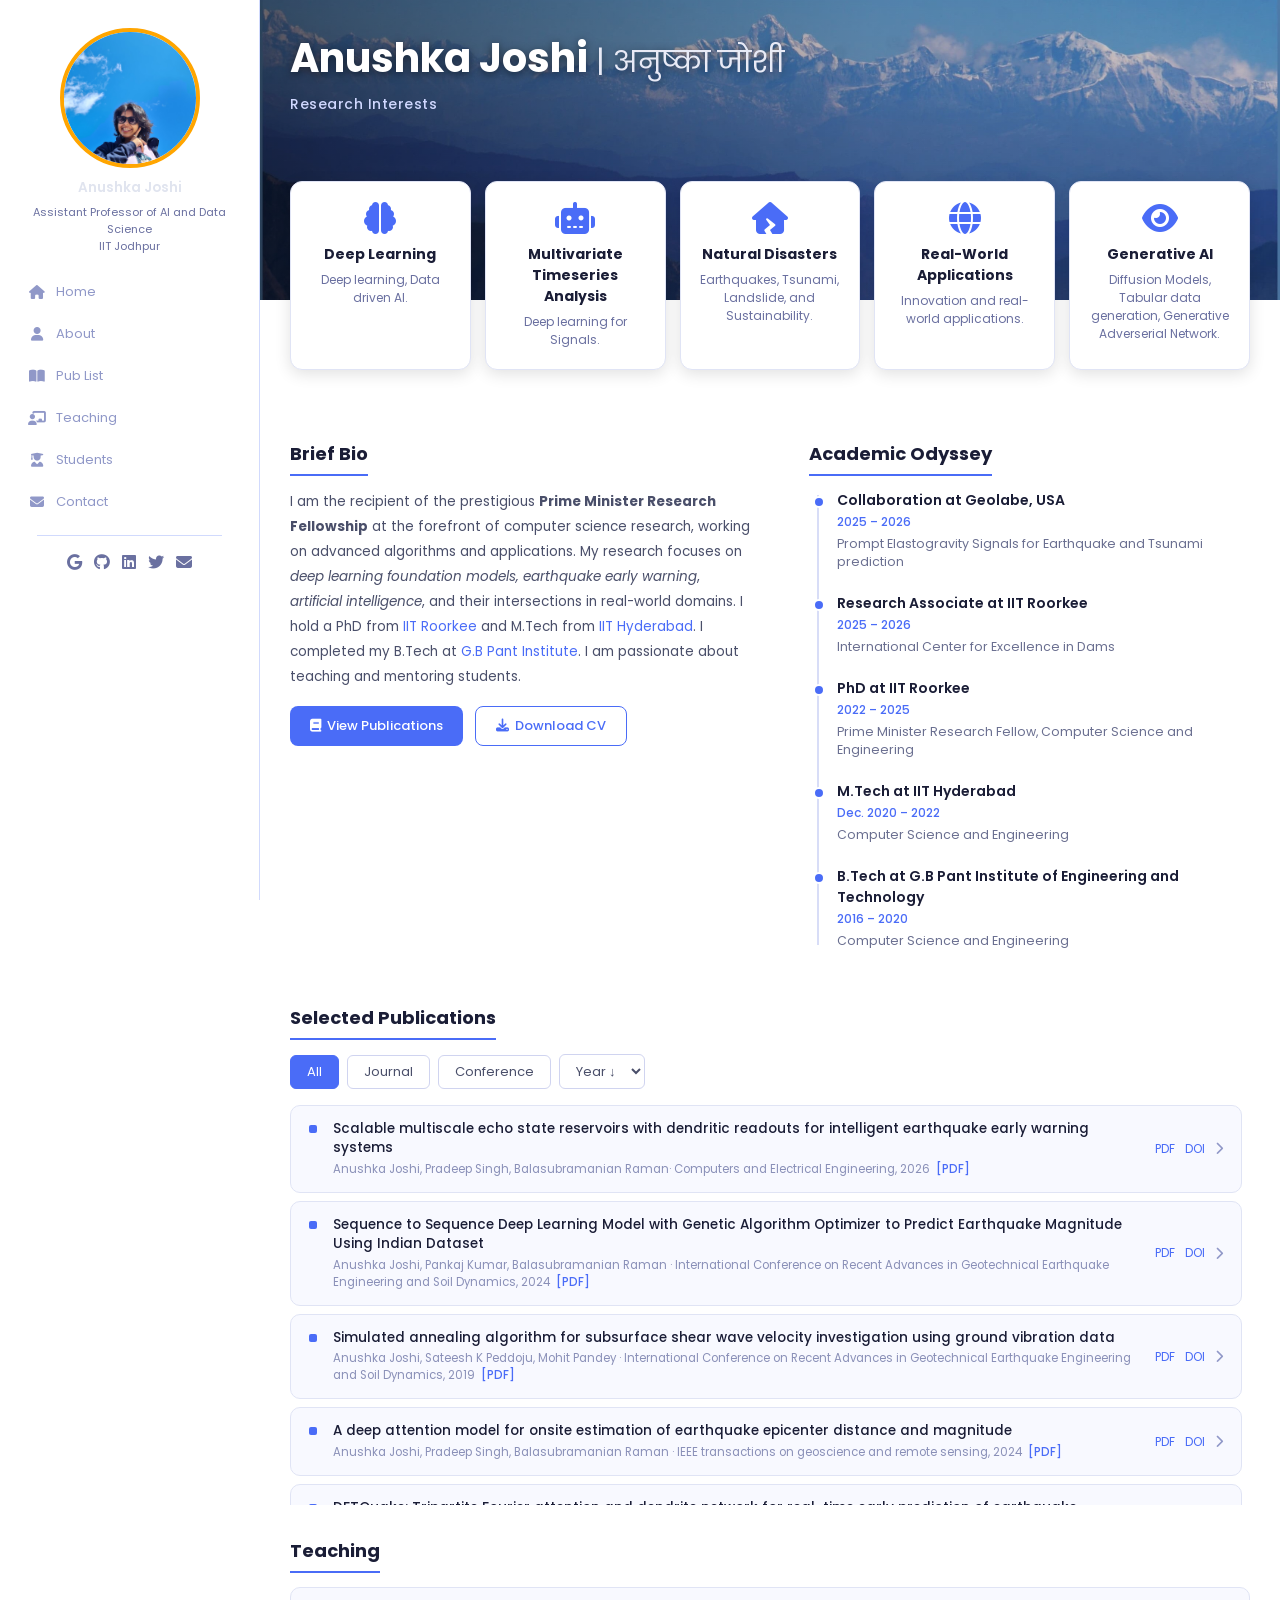
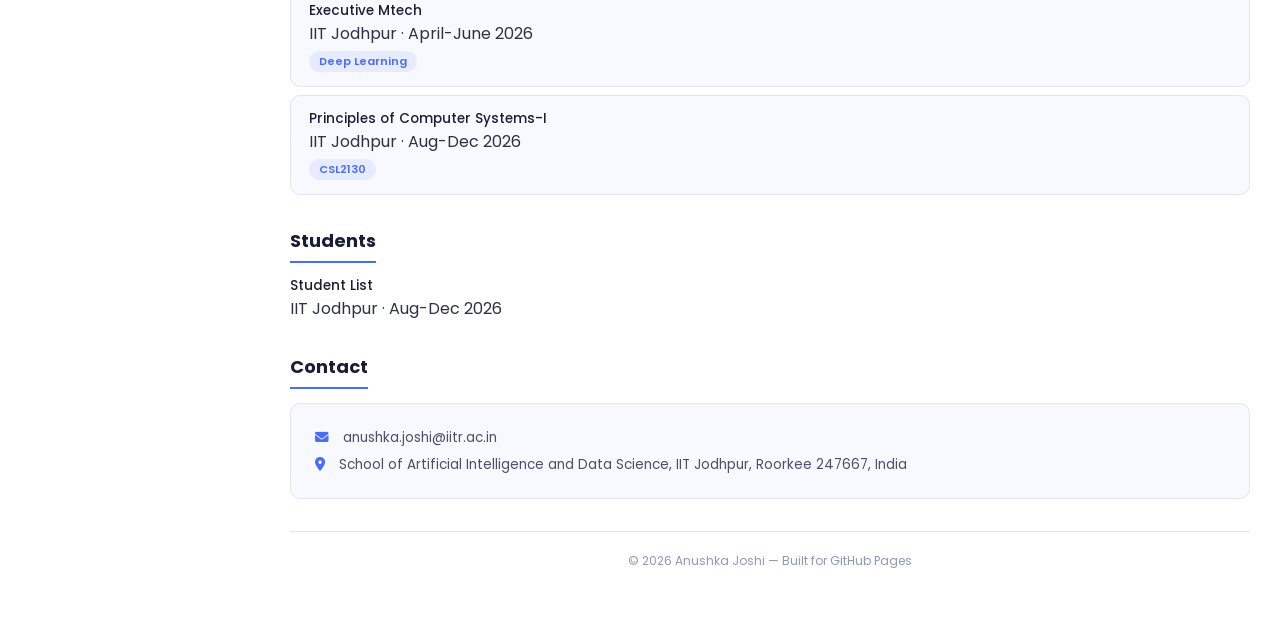
<file: index.html>
<!DOCTYPE html>
<html lang="en">
<head>
    <link rel="icon" type="image/png" href="ICON.jpeg">
    <meta charset="UTF-8">
    <meta name="viewport" content="width=device-width, initial-scale=1.0">
    <title>Anushka Joshi | AIEarth</title>

    <!-- Google Fonts -->
    <link href="https://fonts.googleapis.com/css2?family=Poppins:wght@300;400;500;600;700&display=swap" rel="stylesheet">
    <!-- Font Awesome -->
    <link rel="stylesheet" href="https://cdnjs.cloudflare.com/ajax/libs/font-awesome/6.5.1/css/all.min.css">
    <!-- Portfolio Stylesheet -->
    <link rel="stylesheet" href="css/style.css">
</head>
<body>

<!-- ════════════════════════════════
     SIDEBAR
════════════════════════════════ -->
<aside class="sidebar">
    <img src="My Image.jpeg"
         alt="Anushka Joshi"
         class="profile-photo">

    <div class="sidebar-name">Anushka Joshi</div>
    <div class="sidebar-role">
        Assistant Professor of AI and Data Science<br>
        IIT Jodhpur
    </div>

    <!-- Page Navigation -->
    <nav class="sidebar-nav">
        <a href="#" class="active"><i class="fas fa-home"></i> Home</a>
        <a href="#bio"><i class="fas fa-user"></i> About</a>
        <a href="publications.html" target="_blank">
    		<i class="fas fa-book-open"></i> Pub List
	</a>
        <a href="#teaching"><i class="fas fa-chalkboard-teacher"></i> Teaching</a>
        <a href="#students"><i class="fas fa-user-graduate"></i> Students</a>
        <a href="#contact"><i class="fas fa-envelope"></i> Contact</a>
    </nav>

    <div class="sidebar-divider"></div>

    <!-- Social Icons -->
    <div class="social-row">
        <a href="#" title="Google Scholar"><i class="fab fa-google"></i></a>
        <a href="#" title="GitHub"><i class="fab fa-github"></i></a>
        <a href="#" title="LinkedIn"><i class="fab fa-linkedin"></i></a>
        <a href="#" title="Twitter / X"><i class="fab fa-twitter"></i></a>
        <a href="#" title="Email"><i class="fas fa-envelope"></i></a>
    </div>
</aside>

<!-- ════════════════════════════════
     MAIN CONTENT
════════════════════════════════ -->
<main class="main">

    <!-- ── Hero: forest image + overlaid name + straddling cards ── -->
    <div class="hero">
        <img src="mountain.jpeg"
             alt="Forest background"
             class="hero-img">

        <!-- Name overlaid on the image -->
        <div class="hero-text">
            <h1>Anushka Joshi <span class="hindi">| अनुष्का जोशी</span></h1>
            <p class="subtitle">Research Interests</p>
        </div>

        <!-- Cards straddling the bottom edge of the hero -->
        <div class="research-interests">
            <div class="interest-card">
                <i class="fas fa-brain"></i>
                <div class="card-title">Deep Learning</div>
                <div class="card-desc">Deep learning, Data driven AI.</div>
            </div>
            <div class="interest-card">
                <i class="fas fa-robot"></i>
                <div class="card-title">Multivariate Timeseries Analysis</div>
                <div class="card-desc">Deep learning for Signals.</div>
            </div>
            <div class="interest-card">
                <i class="fas fa-house-crack"></i>
                <div class="card-title">Natural Disasters</div>
                <div class="card-desc">Earthquakes, Tsunami, Landslide, and Sustainability.</div>
            </div>
            <div class="interest-card">
                <i class="fas fa-globe"></i>
                <div class="card-title">Real-World Applications</div>
                <div class="card-desc">Innovation and real-world applications.</div>
            </div>
            <div class="interest-card">
                <i class="fas fa-eye"></i>
                <div class="card-title">Generative AI</div>
                <div class="card-desc">Diffusion Models, Tabular data generation, Generative Adverserial Network.</div>
            </div>
        </div>
    </div><!-- /.hero -->

    <!-- ── Content below hero ── -->
    <div class="content">

        <!-- ── Two-column: Brief Bio + Academic Odyssey ── -->
        <div class="two-col">

            <!-- Brief Bio -->
            <div class="section" id="bio">
                <h2 class="section-title">Brief Bio</h2>
                <p class="bio-text">
                    I am the recipient of the prestigious <strong>Prime Minister Research
                    Fellowship</strong> at the forefront of computer science research, working on
                    advanced algorithms and applications. My research focuses on
                    <em>deep learning foundation models, earthquake early warning</em>, <em>artificial intelligence</em>, and their
                    intersections in real-world domains. I hold a PhD from
                    <a href="#">IIT Roorkee</a> and M.Tech from <a href="#">IIT Hyderabad</a>.
                    I completed my B.Tech at <a href="#">G.B Pant Institute</a>. I am passionate
                    about teaching and mentoring students.
                </p>
                <div class="btn-row">
                    <a href="#publications" class="btn btn-primary">
                        <i class="fas fa-book"></i> View Publications
                    </a>
                    <a href="#" class="btn btn-outline">
                        <i class="fas fa-download"></i> Download CV
                    </a>
                </div>
            </div>

            <!-- Academic Odyssey -->
            <div class="section" id="academic">
                <h2 class="section-title">Academic Odyssey</h2>
                <div class="timeline">
		    <div class="timeline-item">
                        <h4>Collaboration at Geolabe, USA</h4>
                        <div class="period">2025 – 2026</div>
                        <p>Prompt Elastogravity Signals for Earthquake and Tsunami prediction</p>
                    </div>
		    <div class="timeline-item">
                        <h4>Research Associate at IIT Roorkee</h4>
                        <div class="period">2025 – 2026</div>
                        <p>International Center for Excellence in Dams</p>
                    </div>

                    <div class="timeline-item">
                        <h4>PhD at IIT Roorkee</h4>
                        <div class="period">2022 – 2025</div>
                        <p>Prime Minister Research Fellow, Computer Science and Engineering</p>
                    </div>
                    <div class="timeline-item">
                        <h4>M.Tech at IIT Hyderabad</h4>
                        <div class="period">Dec. 2020 – 2022</div>
                        <p>Computer Science and Engineering</p>
                    </div>
                    <div class="timeline-item">
                        <h4>B.Tech at G.B Pant Institute of Engineering and Technology</h4>
                        <div class="period">2016 – 2020</div>
                        <p>Computer Science and Engineering</p>
                    </div>
                </div>
            </div>

        </div><!-- /.two-col -->

        <!-- ── Selected Publications ── -->
        <div class="section" id="publications">
            <h2 class="section-title">Selected Publications</h2>

            <!-- Filter bar -->
            <div class="pub-filter">
                <button class="filter-btn active" data-filter="all">All</button>
                <button class="filter-btn" data-filter="journal">Journal</button>
                <button class="filter-btn" data-filter="conference">Conference</button>
                <select class="filter-select" id="yearFilter">
                    <option value="all">Year ↓</option>
                    <option value="2026">2026</option>
		    <option value="2025">2025</option>
                    <option value="2024">2024</option>
                    <option value="2023">2023</option>
                    <option value="2022">2022</option>
                </select>
            </div>

            <ul class="pub-list" id="pubList">
                <li class="pub-item" data-type="journal" data-year="2026">
                    <div class="pub-indicator"></div>
                    <div class="pub-body">
                        <div class="pub-title">Scalable multiscale echo state reservoirs with dendritic readouts for intelligent earthquake early warning systems</div>
                        <div class="pub-meta">Anushka Joshi, Pradeep Singh, Balasubramanian Raman· Computers and Electrical Engineering, 2026
                            <span class="pub-inline-links">&nbsp;[PDF]</span>
                        </div>
                    </div>
                    <div class="pub-actions">
                        <a href="#" class="pub-link">PDF</a>
                        <a href="#" class="pub-link">DOI</a>
                        <i class="fas fa-chevron-right pub-chevron"></i>
                    </div>
                </li>
                <li class="pub-item" data-type="conference" data-year="2024">
                    <div class="pub-indicator"></div>
                    <div class="pub-body">
                        <div class="pub-title">Sequence to Sequence Deep Learning Model with Genetic Algorithm Optimizer to Predict Earthquake Magnitude Using Indian Dataset</div>
                        <div class="pub-meta">Anushka Joshi, Pankaj Kumar, Balasubramanian Raman · International Conference on Recent Advances in Geotechnical Earthquake Engineering and Soil Dynamics, 2024
                            <span class="pub-inline-links">&nbsp;[PDF]</span>
                        </div>
                    </div>
                    <div class="pub-actions">
                        <a href="#" class="pub-link">PDF</a>
                        <a href="#" class="pub-link">DOI</a>
                        <i class="fas fa-chevron-right pub-chevron"></i>
                    </div>
                </li>
		<li class="pub-item" data-type="conference" data-year="2019">
                    <div class="pub-indicator"></div>
                    <div class="pub-body">
                        <div class="pub-title">Simulated annealing algorithm for subsurface shear wave velocity investigation using ground vibration data</div>
                        <div class="pub-meta">Anushka Joshi, Sateesh K Peddoju, Mohit Pandey · International Conference on Recent Advances in Geotechnical Earthquake Engineering and Soil Dynamics, 2019
                            <span class="pub-inline-links">&nbsp;[PDF]</span>
                        </div>
                    </div>
                    <div class="pub-actions">
                        <a href="#" class="pub-link">PDF</a>
                        <a href="#" class="pub-link">DOI</a>
                        <i class="fas fa-chevron-right pub-chevron"></i>
                    </div>
                </li>

                <li class="pub-item" data-type="journal" data-year="2024">
                    <div class="pub-indicator"></div>
                    <div class="pub-body">
                        <div class="pub-title">A deep attention model for onsite estimation of earthquake epicenter distance and magnitude</div>
                        <div class="pub-meta">Anushka Joshi, Pradeep Singh, Balasubramanian Raman · IEEE transactions on geoscience and remote sensing, 2024
                            <span class="pub-inline-links">&nbsp;[PDF]</span>
                        </div>
                    </div>
                    <div class="pub-actions">
                        <a href="#" class="pub-link">PDF</a>
                        <a href="#" class="pub-link">DOI</a>
                        <i class="fas fa-chevron-right pub-chevron"></i>
                    </div>
                </li>
                <li class="pub-item" data-type="journal" data-year="2025">
                    <div class="pub-indicator"></div>
                    <div class="pub-body">
                        <div class="pub-title">DFTQuake: Tripartite Fourier attention and dendrite network for real-time early prediction of earthquake magnitude and peak ground acceleration</div>
                        <div class="pub-meta">Anushka Joshi, Nithya Reddy Vedium, Balasubramanian Raman · Engineering Applications of Artificial Intelligence, 2025
                            <span class="pub-inline-links">&nbsp;[PDF]</span>
                        </div>
                    </div>
                    <div class="pub-actions">
                        <a href="#" class="pub-link">PDF</a>
                        <a href="#" class="pub-link">DOI</a>
                        <i class="fas fa-chevron-right pub-chevron"></i>
                    </div>
                </li>
                <li class="pub-item" data-type="journal" data-year="2025">
                    <div class="pub-indicator"></div>
                    <div class="pub-body">
                        <div class="pub-title">IsoMapGen: Framework for early prediction of peak ground acceleration using tripartite feature extraction and gated attention model</div>
                        <div class="pub-meta">Anushka Joshi, Pradeep Singh, Balasubramanian Raman · Computers & Geosciences, 2025
                            <span class="pub-inline-links">&nbsp;[PDF]</span>
                        </div>
                    </div>
                    <div class="pub-actions">
                        <a href="#" class="pub-link">PDF</a>
                        <a href="#" class="pub-link">DOI</a>
                        <i class="fas fa-chevron-right pub-chevron"></i>
                    </div>
                </li>
		<li class="pub-item" data-type="journal" data-year="2025">
                    <div class="pub-indicator"></div>
                    <div class="pub-body">
                        <div class="pub-title">Real-time earthquake magnitude prediction using designed machine learning ensemble trained on real and CTGAN generated synthetic data</div>
                        <div class="pub-meta">Anushka Joshi, Balasubramanian Raman, C Krishna Mohan · Geodesy and Geodynamics, 2025
                            <span class="pub-inline-links">&nbsp;[PDF]</span>
                        </div>
                    </div>
                    <div class="pub-actions">
                        <a href="#" class="pub-link">PDF</a>
                        <a href="#" class="pub-link">DOI</a>
                        <i class="fas fa-chevron-right pub-chevron"></i>
                    </div>
                </li>
		<li class="pub-item" data-type="journal" data-year="2024">
                    <div class="pub-indicator"></div>
                    <div class="pub-body">
                        <div class="pub-title">A new machine learning approach for estimating shear wave velocity profile using borelog data</div>
                        <div class="pub-meta">Anushka Joshi, Balasubramanian Raman, C Krishna Mohan, Linga Reddy Cenkeramaddi · Soil Dynamics and Earthquake Engineering, 2024
                            <span class="pub-inline-links">&nbsp;[PDF]</span>
                        </div>
                    </div>
                    <div class="pub-actions">
                        <a href="#" class="pub-link">PDF</a>
                        <a href="#" class="pub-link">DOI</a>
                        <i class="fas fa-chevron-right pub-chevron"></i>
                    </div>
                </li>
		<li class="pub-item" data-type="journal" data-year="2023">
                    <div class="pub-indicator"></div>
                    <div class="pub-body">
                        <div class="pub-title">Application of a new machine learning model to improve earthquake ground motion predictions</div>
                        <div class="pub-meta">Anushka Joshi, Balasubramanian Raman, Mohan C Krishna, Cenkeramaddi Linga Reddy · Natural Hazards, 2023
                            <span class="pub-inline-links">&nbsp;[PDF]</span>
                        </div>
                    </div>
                    <div class="pub-actions">
                        <a href="#" class="pub-link">PDF</a>
                        <a href="#" class="pub-link">DOI</a>
                        <i class="fas fa-chevron-right pub-chevron"></i>
                    </div>
                </li>

		<li class="pub-item" data-type="journal" data-year="2024">
                    <div class="pub-indicator"></div>
                    <div class="pub-body">
                        <div class="pub-title">An integrated approach for prediction of magnitude using deep learning techniques</div>
                        <div class="pub-meta">Anushka Joshi, Balasubramanian Raman, C Krishna Mohan · Neural Computing and Applications, 2024
                            <span class="pub-inline-links">&nbsp;[PDF]</span>
                        </div>
                    </div>
                    <div class="pub-actions">
                        <a href="#" class="pub-link">PDF</a>
                        <a href="#" class="pub-link">DOI</a>
                        <i class="fas fa-chevron-right pub-chevron"></i>
                    </div>
                </li>
		<li class="pub-item" data-type="journal" data-year="2021">
                    <div class="pub-indicator"></div>
                    <div class="pub-body">
                        <div class="pub-title">Early detection of earthquake magnitude based on stacked ensemble model</div>
                        <div class="pub-meta">Anushka Joshi, Chalavadi Vishnu, C Krishna Mohan · Journal of Earth System Science, 2024
                            <span class="pub-inline-links">&nbsp;[PDF]</span>
                        </div>
                    </div>
                    <div class="pub-actions">
                        <a href="#" class="pub-link">PDF</a>
                        <a href="#" class="pub-link">DOI</a>
                        <i class="fas fa-chevron-right pub-chevron"></i>
                    </div>
                </li>
		<li class="pub-item" data-type="conference" data-year="2021">
                    <div class="pub-indicator"></div>
                    <div class="pub-body">
                        <div class="pub-title">Application of XGBoost model for early prediction of earthquake magnitude from waveform data.</div>
                        <div class="pub-meta">Anushka Joshi, Chalavadi Vishnu, C Krishna Mohan, Balasubramanian Raman · Journal of Earth System Science, 2022
                            <span class="pub-inline-links">&nbsp;[PDF]</span>
                        </div>
                    </div>
                    <div class="pub-actions">
                        <a href="#" class="pub-link">PDF</a>
                        <a href="#" class="pub-link">DOI</a>
                        <i class="fas fa-chevron-right pub-chevron"></i>
                    </div>
                </li>
		<li class="pub-item" data-type="conference" data-year="2024">
                    <div class="pub-indicator"></div>
                    <div class="pub-body">
                        <div class="pub-title">Earthquake Early Magnitude Prediction Using 3D Point Cloud Based Deep Learning Model: Case of 2018 Osaka Earthquake</div>
                        <div class="pub-meta">Anushka Joshi, Balasubramanian Raman · 2024 Third International Conference on Trends in Electrical, Electronics, and Computer Engineering (TEECCON)
                            <span class="pub-inline-links">&nbsp;[PDF]</span>
                        </div>
                    </div>
                    <div class="pub-actions">
                        <a href="#" class="pub-link">PDF</a>
                        <a href="#" class="pub-link">DOI</a>
                        <i class="fas fa-chevron-right pub-chevron"></i>
                    </div>
                </li>

		<li class="pub-item" data-type="conference" data-year="2021">
                    <div class="pub-indicator"></div>
                    <div class="pub-body">
                        <div class="pub-title">Application of XGBoost model for early prediction of earthquake magnitude from waveform data.</div>
                        <div class="pub-meta">Anushka Joshi, Chalavadi Vishnu, C Krishna Mohan, Balasubramanian Raman · Journal of Earth System Science, 2022
                            <span class="pub-inline-links">&nbsp;[PDF]</span>
                        </div>
                    </div>
                    <div class="pub-actions">
                        <a href="#" class="pub-link">PDF</a>
                        <a href="#" class="pub-link">DOI</a>
                        <i class="fas fa-chevron-right pub-chevron"></i>
                    </div>
                </li>

            </ul>
        </div>

        <!-- ── Teaching ── -->
        <div class="section" id="teaching">
    		<h2 class="section-title">Teaching</h2>
    		<ul class="pub-list">
        		<li class="pub-item">
            			<a href="DL_course.html" class="course-link">
                			<div>
                    				<div class="pub-title">Executive Mtech</div>
                    				<div class="pub-venue">IIT Jodhpur · April-June 2026</div>
                    				<span class="subject-tag">Deep Learning</span>
                			</div>
            			</a>
        		</li>
    		</ul>
		
    		<ul class="pub-list">
        		<li class="pub-item">
            			<a href="PCS_1_2026.html" class="course-link">
                			<div>
                    				<div class="pub-title">Principles of Computer Systems-I</div>
                    				<div class="pub-venue">IIT Jodhpur · Aug-Dec 2026</div>
                    				<span class="subject-tag">CSL2130</span>
                			</div>
            			</a>
        		</li>
    		</ul>

	</div>

        <!-- ── Students ── -->
        <div class="section" id="students">
            <h2 class="section-title">Students</h2>
		<a href="faculty_students_template.html" class="course-link">
                			<div>
                    				<div class="pub-title">Student List</div>
                    				<div class="pub-venue">IIT Jodhpur · Aug-Dec 2026</div>
  
                			</div>
            			</a>

            	    
        </div>

        <!-- ── Contact ── -->
        <div class="section" id="contact">
            <h2 class="section-title">Contact</h2>
            <div class="contact-box">
                <p><i class="fas fa-envelope"></i> anushka.joshi@iitr.ac.in</p>
                <p><i class="fas fa-map-marker-alt"></i> School of Artificial Intelligence and Data Science, IIT Jodhpur, Roorkee 247667, India</p>
            </div>
        </div>

        <footer class="site-footer">
            &copy; 2026 Anushka Joshi &mdash; Built for GitHub Pages
        </footer>

    </div><!-- /.content -->
</main>

<!-- Portfolio JS -->
<script src="js/main.js"></script>
</body>
</html>
</file>
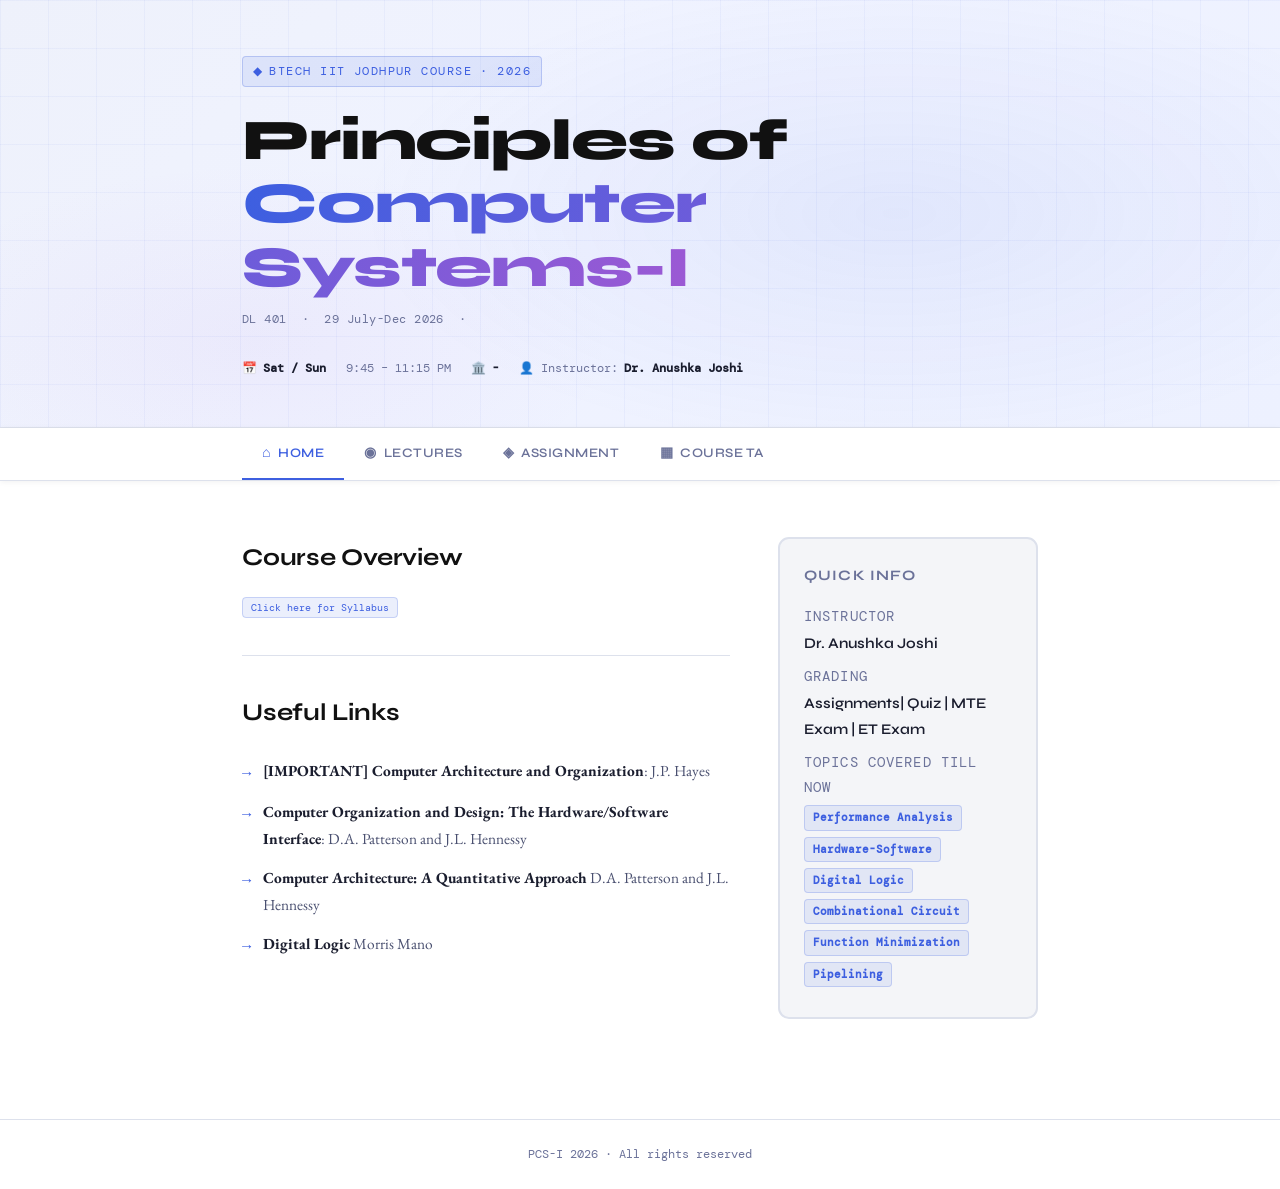
<file: PCS_1_2026.html>
<!DOCTYPE html>
<html lang="en">
<head>

  <meta charset="UTF-8" />
  <meta name="viewport" content="width=device-width, initial-scale=1.0"/>
  <title>Principles of Computer System I — Course</title>
  <link href="https://fonts.googleapis.com/css2?family=EB+Garamond:ital,wght@0,400;0,600;1,400&family=DM+Mono:wght@400;500&family=Syne:wght@400;600;700;800&display=swap" rel="stylesheet"/>
  <style>
    :root {
      --bg:         #ffffff;
      --surface:    #f4f5f8;
      --border:     #dde1ec;
      --accent:     #3d5fe0;
      --accent2:    #9b59d4;
      --text:       #1a1d2e;
      --muted:      #6b7299;
      --nav-h:      52px;
    }

    *, *::before, *::after { box-sizing: border-box; margin: 0; padding: 0; }

    body {
      background: var(--bg);
      color: var(--text);
      font-family: 'EB Garamond', Georgia, serif;
      font-size: 15px;
      line-height: 1.75;
      min-height: 100vh;
    }

    /* ── TOP BANNER ── */
    .banner {
      background: linear-gradient(135deg, #eef1fb 0%, #f0f3ff 40%, #edf1ff 100%);
      border-bottom: 1px solid var(--border);
      padding: 56px 0 48px;
      position: relative;
      overflow: hidden;
    }
    .banner::before {
      content: '';
      position: absolute;
      inset: 0;
      background:
        radial-gradient(ellipse 60% 80% at 70% 50%, rgba(61,95,224,.08) 0%, transparent 70%),
        radial-gradient(ellipse 40% 60% at 20% 80%, rgba(155,89,212,.06) 0%, transparent 70%);
      pointer-events: none;
    }
    .banner::after {
      content: '';
      position: absolute;
      inset: 0;
      background-image:
        linear-gradient(rgba(61,95,224,.05) 1px, transparent 1px),
        linear-gradient(90deg, rgba(61,95,224,.05) 1px, transparent 1px);
      background-size: 48px 48px;
      pointer-events: none;
    }

    .container {
      max-width: 860px;
      margin: 0 auto;
      padding: 0 32px;
      position: relative;
      z-index: 1;
    }

    .badge {
      display: inline-flex;
      align-items: center;
      gap: 6px;
      font-family: 'DM Mono', monospace;
      font-size: 12px;
      letter-spacing: .12em;
      text-transform: uppercase;
      color: var(--accent);
      background: rgba(61,95,224,.10);
      border: 1px solid rgba(61,95,224,.25);
      border-radius: 4px;
      padding: 4px 10px;
      margin-bottom: 22px;
    }
    .badge::before { content: '◆'; font-size: 12px; }

    h1 {
      font-family: 'Syne', sans-serif;
      font-weight: 800;
      font-size: clamp(2.2rem, 5vw, 3.6rem);
      line-height: 1.1;
      letter-spacing: -.02em;
      color: #111;
      margin-bottom: 10px;
    }
    h1 span {
      background: linear-gradient(90deg, var(--accent), var(--accent2));
      -webkit-background-clip: text;
      -webkit-text-fill-color: transparent;
      background-clip: text;
    }

    .subtitle {
      font-family: 'DM Mono', monospace;
      font-size: 12px;
      color: var(--muted);
      letter-spacing: .04em;
      margin-bottom: 28px;
    }

    .meta-row {
      display: flex;
      flex-wrap: wrap;
      gap: 20px;
    }
    .meta-item {
      font-family: 'DM Mono', monospace;
      font-size: 12px;
      color: var(--muted);
      display: flex;
      align-items: center;
      gap: 6px;
    }
    .meta-item strong { color: var(--text); }

    /* ── NAV TABS ── */
    .nav-wrap {
      background: #ffffff;
      border-bottom: 1px solid var(--border);
      position: sticky;
      top: 0;
      z-index: 100;
      box-shadow: 0 1px 6px rgba(0,0,0,.06);
    }
    nav {
      max-width: 860px;
      margin: 0 auto;
      padding: 0 32px;
      display: flex;
      gap: 0;
    }
    nav a {
      display: inline-flex;
      align-items: center;
      gap: 7px;
      height: var(--nav-h);
      padding: 0 20px;
      font-family: 'Syne', sans-serif;
      font-size: 13px;
      font-weight: 600;
      letter-spacing: .04em;
      text-transform: uppercase;
      color: var(--muted);
      text-decoration: none;
      border-bottom: 2px solid transparent;
      transition: color .2s, border-color .2s;
      cursor: pointer;
    }
    nav a:hover { color: var(--text); }
    nav a.active {
      color: var(--accent);
      border-bottom-color: var(--accent);
    }
    nav a .icon { font-size: 14px; }

    /* ── CONTENT PANELS ── */
    .panels { padding: 56px 0 100px; }

    .panel { display: none; }
    .panel.active { display: block; }

    /* ── HOME PANEL ── */
    .intro-grid {
      display: grid;
      grid-template-columns: 1fr 260px;
      gap: 48px;
      align-items: start;
    }
    @media (max-width: 680px) {
      .intro-grid { grid-template-columns: 1fr; }
    }

    .intro-text h2 {
      font-family: 'Syne', sans-serif;
      font-weight: 700;
      font-size: 1.5rem;
      color: #111;
      margin-bottom: 14px;
      letter-spacing: -.01em;
    }
    .intro-text p {
      color: #4a5070;
      margin-bottom: 16px;
    }

    .objective-list {
      list-style: none;
      margin: 24px 0;
      display: flex;
      flex-direction: column;
      gap: 12px;
    }
    .objective-list li {
      display: flex;
      align-items: flex-start;
      gap: 12px;
      color: #4a5070;
      font-size: .96rem;
    }
    .objective-list li::before {
      content: '→';
      color: var(--accent);
      font-family: 'DM Mono', monospace;
      flex-shrink: 0;
      margin-top: 2px;
    }
    .objective-list li strong { color: var(--text); }

    /* sidebar card */
    .info-card {
      background: var(--surface);
      border: 2px solid var(--border);
      border-radius: 11px;
      padding: 24px;
    }
    .info-card h3 {
      font-family: 'Syne', sans-serif;
      font-size: .9rem;
      font-weight: 700;
      letter-spacing: .08em;
      text-transform: uppercase;
      color: var(--muted);
      margin-bottom: 16px;
    }
    .info-card dl { display: flex; flex-direction: column; gap: 2px; }
    .info-card dt {
      font-family: 'DM Mono', monospace;
      font-size: 14px;
      letter-spacing: .08em;
      text-transform: uppercase;
      color: var(--muted);
    }
    .info-card dd {
      font-family: 'Syne', sans-serif;
      font-size: .92rem;
      font-weight: 600;
      color: var(--text);
      margin-left: 0;
      margin-bottom: 6px;
    }
    .tag-row { display: flex; flex-wrap: wrap; gap: 6px; margin-top: 4px; }
    .tag {
      font-family: 'DM Mono', monospace;
      font-size: 11px;
      background: rgba(61,95,224,.10);
      border: 1px solid rgba(61,95,224,.22);
      color: var(--accent);
      border-radius: 4px;
      padding: 2px 8px;
    }

    /* divider */
    .divider {
      border: none;
      border-top: 1px solid var(--border);
      margin: 36px 0;
    }

    /* ── LECTURES PANEL ── */
    .week-block { margin-bottom: 40px; }
    .week-label {
      font-family: 'DM Mono', monospace;
      font-size: 12px;
      letter-spacing: .12em;
      text-transform: uppercase;
      color: var(--accent);
      margin-bottom: 12px;
      padding-bottom: 8px;
      border-bottom: 1px solid var(--border);
    }
    .lecture-row {
      display: flex;
      align-items: center;
      gap: 16px;
      padding: 14px 0;
      border-bottom: 1px solid rgba(180,185,210,.4);
      transition: background .15s;
    }
    .lecture-row:last-child { border-bottom: none; }
    .lec-num {
      font-family: 'DM Mono', monospace;
      font-size: 12px;
      color: var(--muted);
      width: 32px;
      flex-shrink: 0;
    }
    .lec-info { flex: 1; }
    .lec-title {
      font-family: 'Syne', sans-serif;
      font-weight: 600;
      font-size: .97rem;
      color: var(--text);
    }
    .lec-desc {
      font-size: .85rem;
      color: var(--muted);
      font-family: 'DM Mono', monospace;
      margin-top: 2px;
    }
    .lec-badge {
      font-family: 'DM Mono', monospace;
      font-size: 10px;
      padding: 3px 8px;
      border-radius: 4px;
      flex-shrink: 0;
      text-decoration: none;
    }
    .lec-badge.slides {
      background: rgba(61,95,224,.10);
      border: 1px solid rgba(61,95,224,.22);
      color: var(--accent);
    }
    .lec-badge.video {
      background: rgba(155,89,212,.10);
      border: 1px solid rgba(155,89,212,.22);
      color: var(--accent2);
    }

    /* ── EXAMPLES PANEL ── */
    .examples-grid {
      display: grid;
      grid-template-columns: repeat(auto-fill, minmax(240px, 1fr));
      gap: 20px;
    }
    .ex-card {
      background: var(--surface);
      border: 1px solid var(--border);
      border-radius: 10px;
      padding: 22px;
      transition: border-color .2s, transform .2s;
    }
    .ex-card:hover {
      border-color: rgba(61,95,224,.4);
      transform: translateY(-2px);
    }
    .ex-icon {
      font-size: 28px;
      margin-bottom: 12px;
    }
    .ex-card h4 {
      font-family: 'Syne', sans-serif;
      font-weight: 700;
      font-size: 1rem;
      color: #111;
      margin-bottom: 6px;
    }
    .ex-card p {
      font-size: .87rem;
      color: var(--muted);
      font-family: 'DM Mono', monospace;
      line-height: 1.6;
    }
    .home-image img{
    width:200px;
    max-width:100%;
    border-radius:14px;
}
    /* ── PROGRAM PANEL ── */
    .program-table {
      width: 100%;
      border-collapse: collapse;
      font-size: .93rem;
    }
    .program-table thead tr {
      background: var(--surface);
      border-bottom: 2px solid var(--border);
    }
    .program-table th {
      font-family: 'Syne', sans-serif;
      font-size: .8rem;
      font-weight: 700;
      letter-spacing: .08em;
      text-transform: uppercase;
      color: var(--muted);
      padding: 12px 16px;
      text-align: left;
    }
    .program-table td {
      padding: 14px 16px;
      border-bottom: 1px solid var(--border);
      color: #4a5070;
      vertical-align: top;
    }
    .program-table td:first-child {
      font-family: 'DM Mono', monospace;
      font-size: .82rem;
      color: var(--accent);
      white-space: nowrap;
    }
    .program-table tbody tr:hover td { background: rgba(0,0,0,.02); }
    .prog-title {
      font-family: 'Syne', sans-serif;
      font-weight: 600;
      color: var(--text);
      display: block;
      margin-bottom: 2px;
    }
    .prog-note {
      font-family: 'DM Mono', monospace;
      font-size: .8rem;
      color: var(--muted);
    }

    /* panel heading */
    .panel-heading {
      font-family: 'Syne', sans-serif;
      font-weight: 800;
      font-size: 1.7rem;
      color: #111;
      letter-spacing: -.01em;
      margin-bottom: 6px;
    }
    .panel-sub {
      font-family: 'DM Mono', monospace;
      font-size: .82rem;
      color: var(--muted);
      margin-bottom: 36px;
    }

    /* ── FOOTER ── */
    footer {
      border-top: 1px solid var(--border);
      padding: 24px 0;
      text-align: center;
      font-family: 'DM Mono', monospace;
      font-size: 12px;
      color: var(--muted);
    }
  </style>
</head>
<body>

<!-- ── BANNER ── -->
<div class="banner">
  <div class="container">
    <div class="badge">BTech IIT Jodhpur Course · 2026</div>
    <h1>Principles of <span>Computer Systems-I</span></h1>
    <p class="subtitle">DL 401 &nbsp;·&nbsp; 29 July-Dec 2026 &nbsp;·&nbsp;</p>
    <div class="meta-row">
      <div class="meta-item">📅 <strong>Sat / Sun</strong>&nbsp; 9:45 – 11:15 PM</div>
      <div class="meta-item">🏛️ <strong>-</strong></div>
      <div class="meta-item">👤 Instructor: <strong>Dr. Anushka Joshi</strong></div>
    </div>
  </div>
</div>

<!-- ── NAV TABS ── -->
<div class="nav-wrap">
  <nav>
    <a class="active" data-panel="home" onclick="switchTab(this,'home')">
      <span class="icon">⌂</span> Home
    </a>
    <a data-panel="lectures" onclick="switchTab(this,'lectures')">
      <span class="icon">◉</span> Lectures
    </a>
    <a data-panel="examples" onclick="switchTab(this,'Assignment')">
      <span class="icon">◈</span> Assignment
    </a>
    <a data-panel="program" onclick="switchTab(this,'Course TA')">
      <span class="icon">▦</span> Course TA
    </a>


  </nav>
</div>

<!-- ── PANELS ── -->
<div class="panels">
  <div class="container">

    <!-- HOME -->
    <div id="home" class="panel active">
      <div class="intro-grid">
        <div class="intro-text">
          <h2>Course Overview</h2>
	  <div class="home-image">

	  </div>
  

          <p><a href="https://drive.google.com/file/d/1KTqgpyFFpN8gsQqFmroQhgMlrhdUhKYQ/view?usp=sharing" target="_blank" class="lec-badge slides">Click here for Syllabus</a>
</p>

          
          <hr class="divider"/>

       
	  <h2>Useful Links</h2>
	  <ul class="objective-list">
            <li>
              <div>
                <strong>[IMPORTANT] Computer Architecture and Organization</strong>: J.P. Hayes
              </div>
            </li>
            <li>
              <div>
                <strong>Computer Organization and Design: The Hardware/Software Interface</strong>: D.A. Patterson and J.L. Hennessy
              </div>
            </li>
            <li>
              <div>
                <strong>Computer Architecture: A Quantitative Approach</strong> D.A. Patterson and J.L. Hennessy
              </div>
            </li>
	    <li>
              <div>
                <strong>Digital Logic</strong> Morris Mano
              </div>
            </li>
          </ul>

        </div>

        <!-- sidebar -->
        <aside>
          <div class="info-card">
            <h3>Quick Info</h3>
            <dl>
              <dt>Instructor</dt>
              <dd>Dr. Anushka Joshi</dd>

              <dt>Grading</dt>
              <dd>Assignments| Quiz | MTE Exam | ET Exam</dd>

              <dt>Topics covered till now</dt>
              <dd>
                <div class="tag-row">
                  <span class="tag">Performance Analysis</span>
                  <span class="tag">Hardware-Software</span>
		  <span class="tag">Digital Logic</span>
		  <span class="tag">Combinational Circuit</span>
		  <span class="tag">Function Minimization</span>
		  <span class="tag">Pipelining</span>
	
                </div>
              </dd>
            </dl>
          </div>
        </aside>
      </div>
    </div><!-- /home -->

    <!-- LECTURES -->
    <div id="lectures" class="panel">
      <p class="panel-heading">Lectures</p>
      <p class="panel-sub">Slides</p>

      <div class="week-block">
        <div class="week-label">Week 1 – Introduction to Computer Systems</div>
        <div class="lecture-row">
          <span class="lec-num">L01</span>
          <div class="lec-info">
            <div class="lec-title">Hardware Software Organization of a System</div>
          </div>
          <a href="https://drive.google.com/file/d/1Wv_kS70ZYsa380i21EjR54ARLDZMwSlQ/view?usp=sharing" target="_blank" class="lec-badge slides">Slides</a>
        </div>
        </div>
	<div class="week-block">
        <div class="week-label">Week 2 – Data Flow and Performance Analysis</div>
        <div class="lecture-row">
          <span class="lec-num">L02</span>
          <div class="lec-info">
            <div class="lec-title">Data Flow and Performance Analysis</div>
          </div>
          <a href="https://drive.google.com/file/d/1vmh2DFWBW7AD_m5ELt7Y7riK1VpsAzdU/view?usp=sharing" target="_blank" class="lec-badge slides">Slides</a>
        </div>
        <div class="lecture-row">
          <span class="lec-num">L03</span>
          <div class="lec-info">
            <div class="lec-title">Hardware Software Interaction and Performance Analysis</div>
            <div class="lec-desc"></div>
          </div>
          <a href="https://drive.google.com/file/d/1sJZkexh0hYWFs23w_tUD8pTV81Zdep65/view?usp=sharing" target="_blank" class="lec-badge slides">Slides</a>
        </div>
	<div class="lecture-row">
          <span class="lec-num">L04</span>
          <div class="lec-info">
            <div class="lec-title">Digital Logic and Combinational Circuits</div>
            <div class="lec-desc"></div>
          </div>
          <a href="https://drive.google.com/file/d/1KR_CkQNoyizahgtnsr7-t4w6B1fqDOk-/view?usp=sharing" target="_blank" class="lec-badge slides">Slides</a>
        </div>
	<div class="week-block">
        <div class="week-label">Week 3 – Digital Logic Basic and Combinational Circuit</div>
        <div class="lecture-row">
          <span class="lec-num">L05</span>
          <div class="lec-info">
            <div class="lec-title">Universal Logic Gates</div>
          </div>
          <a href="https://drive.google.com/file/d/1HTvBRIrizgsgSUSFj0anMnCwTawW-k1f/view?usp=sharing" target="_blank" class="lec-badge slides">Slides</a>
        </div>
        <div class="lecture-row">
          <span class="lec-num">L06</span>
          <div class="lec-info">
            <div class="lec-title">K-MAP Minimization</div>
            <div class="lec-desc"></div>
          </div>
          <a href="https://drive.google.com/file/d/1yMeF2ZyLoaBa6ZX-xLaDqjSdzqItgiDg/view?usp=sharing" target="_blank" class="lec-badge slides">Slides</a>
        </div>
	<div class="lecture-row">
          <span class="lec-num">L07</span>
          <div class="lec-info">
            <div class="lec-title">Combinational Circuit, Arithmetic Circuits, and Complements</div>
            <div class="lec-desc"></div>
          </div>
          <a href="https://drive.google.com/file/d/1xG1T7Xw3x_-bR1igplV4NXEBrZlp9UZM/view?usp=sharing" target="_blank" class="lec-badge slides">Slides</a>
        </div>
	</div>
	<div class="week-block">
        <div class="week-label">Week 4 – Combinational Circuit</div>
        <div class="lecture-row">
          <span class="lec-num">L08</span>
          <div class="lec-info">
            <div class="lec-title">Complements and Arithmetic Circuits</div>
          </div>
          <a href="https://drive.google.com/file/d/1rAYNANOMCTQkqHut56ZSPEiiI-YjRKnY/view?usp=sharing" target="_blank" class="lec-badge slides">Slides</a>
        </div>
        <div class="lecture-row">
          <span class="lec-num">L09</span>
          <div class="lec-info">
            <div class="lec-title">Multiplexer</div>
            <div class="lec-desc"></div>
          </div>
          <a href="https://drive.google.com/file/d/1eojf-EIFw5e2HNy_KwyMuQVIaRZ5MgJa/view?usp=sharing" target="_blank" class="lec-badge slides">Slides</a>
        </div>
	<div class="lecture-row">
          <span class="lec-num">L10</span>
          <div class="lec-info">
            <div class="lec-title">DeMUX and Decoder</div>
            <div class="lec-desc"></div>
          </div>
          <a href="https://drive.google.com/file/d/1xoxiyLmZcoTIEWqN4HCiNYEH3el81GWp/view?usp=sharing" target="_blank" class="lec-badge slides">Slides</a>
        </div>
      </div>
      </div>
	<div class="week-block">
        <div class="week-label">Week 5 – Sequential Circuits</div>
        <div class="lecture-row">
          <span class="lec-num">L11</span>
          <div class="lec-info">
            <div class="lec-title">Decoder, Encoder, and Sequential Circuits
	</div>
          </div>

      </div>
	
  
    	
    <!-- /lectures -->

    </div><!-- /week-block -->
    </div><!-- /lectures -->

    <!-- EXAMPLES -->
    <div id="Assignment" class="panel">
      <p class="panel-heading">Examples</p>
      <p class="panel-sub"></p>

      <div class="examples-grid">
        <div class="ex-card">
          <div class="ex-icon">🧮</div>
          <h4>Assignment 1</h4>
          <p><a href="https://drive.google.com/file/d/1U7B5tryxIvt345QQbTlHbveyk3q-do6l/view?usp=sharing" target="_blank" class="lec-badge slides">Handout</a>
</p>
        </div>
      </div>
    </div><!-- /examples -->

    <!-- PROGRAM -->
    <div id="Course TA" class="panel">
      <p class="panel-heading">Program</p>
      <p class="panel-sub">List of TAs</p>
	<div class="ta-list">
    		<p><strong></strong> – </p>
    		<p><strong></strong> – </p>
    	</div>
    </div>
      </div>

    <!-- /lectures -->
  </div><!-- /.container -->
</div><!-- /.panels -->

<footer>
  <div>PCS-I 2026 · All rights reserved</div>
</footer>

<script>
  function switchTab(el, panelId) {
    document.querySelectorAll('nav a').forEach(a => a.classList.remove('active'));
    el.classList.add('active');
    document.querySelectorAll('.panel').forEach(p => p.classList.remove('active'));
    document.getElementById(panelId).classList.add('active');
  }
</script>
</body>
</html>
</file>
<file: css/style.css>
/* ═══════════════════════════════════════════
   Anushka Joshi | Portfolio Stylesheet
   ═══════════════════════════════════════════ */

/* ── Reset ── */
*, *::before, *::after { margin: 0; padding: 0; box-sizing: border-box; }

/* ── Body — forest image fills the sidebar via body bg ── */
body {
    font-family: 'Poppins', sans-serif;
    display: flex;
    min-height: 100vh;
    background-color: #ffffff;
    background-image: none;
}

/* ═══════════════════════════
   SIDEBAR
═══════════════════════════ */
.sidebar {
    width: 260px;
    min-height: 100vh;
    background: #ffffff;
    backdrop-filter: blur(12px);
    display: flex;
    flex-direction: column;
    align-items: center;
    padding: 28px 14px;
    position: fixed;
    height: 100vh;
    overflow-y: auto;
    border-right: 1px solid rgba(74, 108, 247, 0.25);
}

.profile-photo {
    width: 140px;
    height: 140px;
    border-radius: 50%;
    object-fit: cover;
    border: 4px solid orange;
    margin-bottom: 10px;
}

.sidebar-name {
    font-size: 13.5px;
    font-weight: 600;
    color: #e0e4ef;
    text-align: center;
    margin-bottom: 6px;
}

.sidebar-role {
    font-size: 11px;
    color: #6a70a0;
    text-align: center;
    margin-bottom: 18px;
}

/* ── Sidebar Navigation ── */
.sidebar-nav {
    display: flex;
    flex-direction: column;
    gap: 4px;
    width: 100%;
}

.sidebar-nav a {
    display: flex;
    align-items: center;
    gap: 10px;
    color: #9098c8;
    text-decoration: none;
    font-size: 13px;
    padding: 9px 14px;
    border-radius: 8px;
    transition: all 0.25s;
}

.sidebar-nav a:hover,
.sidebar-nav a.active {
    background: rgba(74, 108, 247, 0.18);
    color: #7fa4ff;
}

.sidebar-nav a i { width: 18px; text-align: center; font-size: 14px; }

.sidebar-divider {
    width: 80%;
    height: 1px;
    background: rgba(74, 108, 247, 0.25);
    margin: 14px auto;
}

/* ── Social icons row ── */
.social-row {
    display: flex;
    gap: 12px;
    justify-content: center;
    flex-wrap: wrap;
}

.social-row a { color: #6a70a0; font-size: 16px; transition: color 0.25s; }
.social-row a:hover { color: #4a6cf7; }

/* ═══════════════════════════
   MAIN CONTENT — White panel
═══════════════════════════ */
.main {
    margin-left: 260px;
    flex: 1;
    background: #ffffff;
    color: #2d3142;
    min-height: 100vh;
    padding-bottom: 36px;
}

/* ═══════════════════════════
   HERO SECTION
═══════════════════════════ */
.hero {
    position: relative;
    width: 100%;
    height: 300px;
    overflow: visible;
    margin-bottom: 140px;
}

.hero-img {
    width: 100%;
    height: 300px;
    object-fit: cover;
    object-position: center 15%;
    display: block;
}

.memories-gallery {
    display: flex;
    flex-wrap: wrap;
    gap: 15px;
    margin-top: 15px;
}

.memories-gallery img {
    width: 10px !important;
    height: 90px !important;
    object-fit: cover;
}

/* Gradient overlay for text readability */
.hero::after {
    content: '';
    position: absolute;
    inset: 0;
    background: linear-gradient(
        to right,
        rgba(0, 0, 0, 0.45) 0%,
        rgba(0, 0, 0, 0.10) 60%,
        rgba(0, 0, 0, 0.00) 100%
    );
    pointer-events: none;
}

/* Name + subtitle overlaid on the hero image */
.hero-text {
    position: absolute;
    top: 28px;
    left: 30px;
    z-index: 2;
}

.hero-text h1 {
    font-size: 40px;
    font-weight: 700;
    color: #ffffff;
    text-shadow: 0 2px 8px rgba(0, 0, 0, 0.5);
}

.hero-text h1 span.hindi {
    font-size: 30px;
    font-weight: 400;
    color: #e8eaf6;
}

.hero-text .subtitle {
    font-size: 14px;
    color: #d0d8ff;
    margin-top: 6px;
    font-weight: 500;
    letter-spacing: 0.5px;
}

/* ═══════════════════════════
   RESEARCH INTEREST CARDS
   (straddle the hero bottom edge)
═══════════════════════════ */
.research-interests {
    display: flex;
    gap: 14px;
    position: absolute;
    bottom: -70px;
    left: 30px;
    right: 30px;
    z-index: 3;
}

.interest-card {
    background: #ffffff;
    border: 1.5px solid #e0e4f5;
    border-radius: 12px;
    padding: 20px 14px;
    text-align: center;
    flex: 1;
    transition: all 0.3s;
    cursor: default;
    box-shadow: 0 4px 16px rgba(0, 0, 0, 0.12);
}

.interest-card:hover {
    border-color: #4a6cf7;
    transform: translateY(-3px);
    box-shadow: 0 8px 24px rgba(74, 108, 247, 0.18);
}

.interest-card i { font-size: 32px; color: #4a6cf7; margin-bottom: 10px; }
.interest-card .card-title { font-size: 14px; font-weight: 700; color: #1a1d36; margin-bottom: 6px; }
.interest-card .card-desc  { font-size: 12px; color: #6a70a0; line-height: 1.5; }

/* ═══════════════════════════
   CONTENT AREA (below hero)
═══════════════════════════ */
.content { padding: 0 30px; }

/* ── Section ── */
.section { margin-bottom: 32px; }

.section-title {
    font-size: 18px;
    font-weight: 700;
    color: #1a1d36;
    margin-bottom: 14px;
    padding-bottom: 7px;
    border-bottom: 2px solid #4a6cf7;
    display: inline-block;
}

/* ── Two-column grid ── */
.two-col { display: grid; grid-template-columns: 1fr 1fr; gap: 30px; }
.two-col > div:last-child { padding-left: 24px; }

/* ── Bio text ── */
.bio-text { font-size: 13.5px; line-height: 1.85; color: #4a4f6a; }
.bio-text a { color: #4a6cf7; text-decoration: none; }
.bio-text a:hover { text-decoration: underline; }

/* ── Buttons ── */
.btn-row { display: flex; gap: 12px; margin-top: 16px; }

.btn {
    display: inline-flex;
    align-items: center;
    gap: 6px;
    padding: 9px 20px;
    border-radius: 8px;
    font-size: 13px;
    font-weight: 500;
    text-decoration: none;
    transition: all 0.3s;
    cursor: pointer;
    border: none;
}

.btn-primary { background: #4a6cf7; color: #fff; }
.btn-primary:hover { background: #3b5de7; }
.btn-outline { background: transparent; color: #4a6cf7; border: 1.5px solid #4a6cf7; }
.btn-outline:hover { background: #4a6cf7; color: #fff; }

/* ── Academic Odyssey Timeline ── */
.timeline { position: relative; padding-left: 28px; }
.timeline::before { content: ''; position: absolute; left: 8px; top: 5px; bottom: 5px; width: 2px; background: #d8ddf7; }

.timeline-item { position: relative; margin-bottom: 22px; }
.timeline-item::before {
    content: '';
    position: absolute;
    left: -24px; top: 6px;
    width: 12px; height: 12px;
    border-radius: 50%;
    background: #4a6cf7;
    border: 2px solid #fff;
}

.timeline-item h4    { font-size: 14px; color: #1a1d36; font-weight: 600; }
.timeline-item .period { font-size: 12px; color: #4a6cf7; margin: 2px 0 4px; font-weight: 500; }
.timeline-item p     { font-size: 12.5px; color: #6a6f90; }

/* ── Subject tag inside teaching items ── */
.subject-tag {
    display: inline-block;
    background: rgba(74, 108, 247, 0.1);
    color: #4a6cf7;
    font-size: 11px;
    font-weight: 600;
    padding: 2px 10px;
    border-radius: 20px;
    margin-top: 5px;
}

/* ── Students Mentored cards ── */
.students-grid {
    display: grid;
    grid-template-columns: repeat(auto-fill, minmax(220px, 1fr));
    gap: 14px;
}

.student-card {
    background: #f8f9ff;
    border: 1.5px solid #e0e4f5;
    border-radius: 10px;
    padding: 16px 18px;
    transition: border-color 0.3s, box-shadow 0.3s;
}

.student-card:hover {
    border-color: #4a6cf7;
    box-shadow: 0 3px 12px rgba(74, 108, 247, 0.1);
}

.student-name  { font-size: 13.5px; font-weight: 600; color: #1a1d36; }
.student-topic { font-size: 12px; color: #6a70a0; margin-top: 3px; line-height: 1.4; }
.student-meta  { font-size: 11.5px; color: #4a6cf7; margin-top: 5px; font-weight: 500; }

/* ── Publication filter bar ── */
.pub-filter {
    display: flex;
    align-items: center;
    gap: 8px;
    flex-wrap: wrap;
    margin-bottom: 16px;
}

.filter-btn {
    padding: 6px 16px;
    border-radius: 6px;
    border: 1.5px solid #d0d4f0;
    background: #fff;
    color: #4a4f6a;
    font-size: 13px;
    font-family: 'Poppins', sans-serif;
    cursor: pointer;
    transition: all 0.2s;
}

.filter-btn:hover { border-color: #4a6cf7; color: #4a6cf7; }
.filter-btn.active { background: #4a6cf7; color: #fff; border-color: #4a6cf7; }

.filter-select {
    padding: 6px 12px;
    border-radius: 6px;
    border: 1.5px solid #d0d4f0;
    background: #fff;
    color: #4a4f6a;
    font-size: 13px;
    font-family: 'Poppins', sans-serif;
    cursor: pointer;
    outline: none;
}

/* ── Publications & Teaching list ── */
.pub-list { list-style: none; }

.pub-item {
    background: #f8f9ff;
    border: 1.5px solid #e0e4f5;
    border-radius: 10px;
    padding: 14px 18px;
    margin-bottom: 8px;
    display: flex;
    justify-content: space-between;
    align-items: center;
    transition: border-color 0.3s, box-shadow 0.3s;
    gap: 12px;
}

.pub-item.hidden { display: none; }
.pub-item:hover { border-color: #4a6cf7; box-shadow: 0 3px 12px rgba(74, 108, 247, 0.1); }

.pub-indicator {
    width: 8px;
    height: 8px;
    min-width: 8px;
    border-radius: 2px;
    background: #4a6cf7;
    margin-right: 4px;
    align-self: flex-start;
    margin-top: 5px;
}

.pub-body { flex: 1; }
.pub-title  { font-size: 13.5px; color: #1a1d36; font-weight: 500; line-height: 1.4; }
.pub-meta   { font-size: 11.5px; color: #8a90b8; margin-top: 3px; }
.pub-meta .pub-inline-links { color: #4a6cf7; font-weight: 500; }

.pub-actions { display: flex; align-items: center; gap: 10px; white-space: nowrap; }
.pub-link   { color: #4a6cf7; font-size: 12px; text-decoration: none; }
.pub-link:hover { text-decoration: underline; }
.pub-chevron { color: #9098c8; font-size: 13px; }

/* ── Contact box ── */
.contact-box {
    background: #f8f9ff;
    border: 1.5px solid #e0e4f5;
    border-radius: 10px;
    padding: 20px 24px;
    font-size: 13.5px;
    color: #4a4f6a;
    line-height: 2;
}

.contact-box p i { color: #4a6cf7; margin-right: 10px; }

/* ── Footer ── */
.site-footer {
    text-align: center;
    padding: 20px 0;
    color: #9098b8;
    font-size: 12px;
    border-top: 1px solid #e0e4f5;
    margin-top: 20px;
}
#pubList {
    max-height: 400px;
    overflow-y: auto;
    padding-right: 8px;
}

#pubList::-webkit-scrollbar {
    width: 6px;
}
#pubList::-webkit-scrollbar-thumb {
    background: #ccc;
    border-radius: 4px;
}
.course-link {
    text-decoration: none;
    color: inherit;
    display: block;
}

.course-link:hover {
    background: #f5f5f5;
    border-radius: 8px;
}
/* ═══════════════════════════
   RESPONSIVE
═══════════════════════════ */
@media (max-width: 900px) {
    .two-col { grid-template-columns: 1fr; }
    .research-interests { flex-wrap: wrap; bottom: auto; position: relative; margin: 16px 0 0; left: auto; right: auto; }
    .hero { margin-bottom: 16px; }
}

@media (max-width: 768px) {
    .sidebar { width: 100%; height: auto; position: relative; flex-direction: row; flex-wrap: wrap; justify-content: center; padding: 20px; }
    .main { margin-left: 0; }
    .sidebar-nav { flex-direction: row; flex-wrap: wrap; justify-content: center; }
    .content { padding: 0 16px; }
}
</file>
